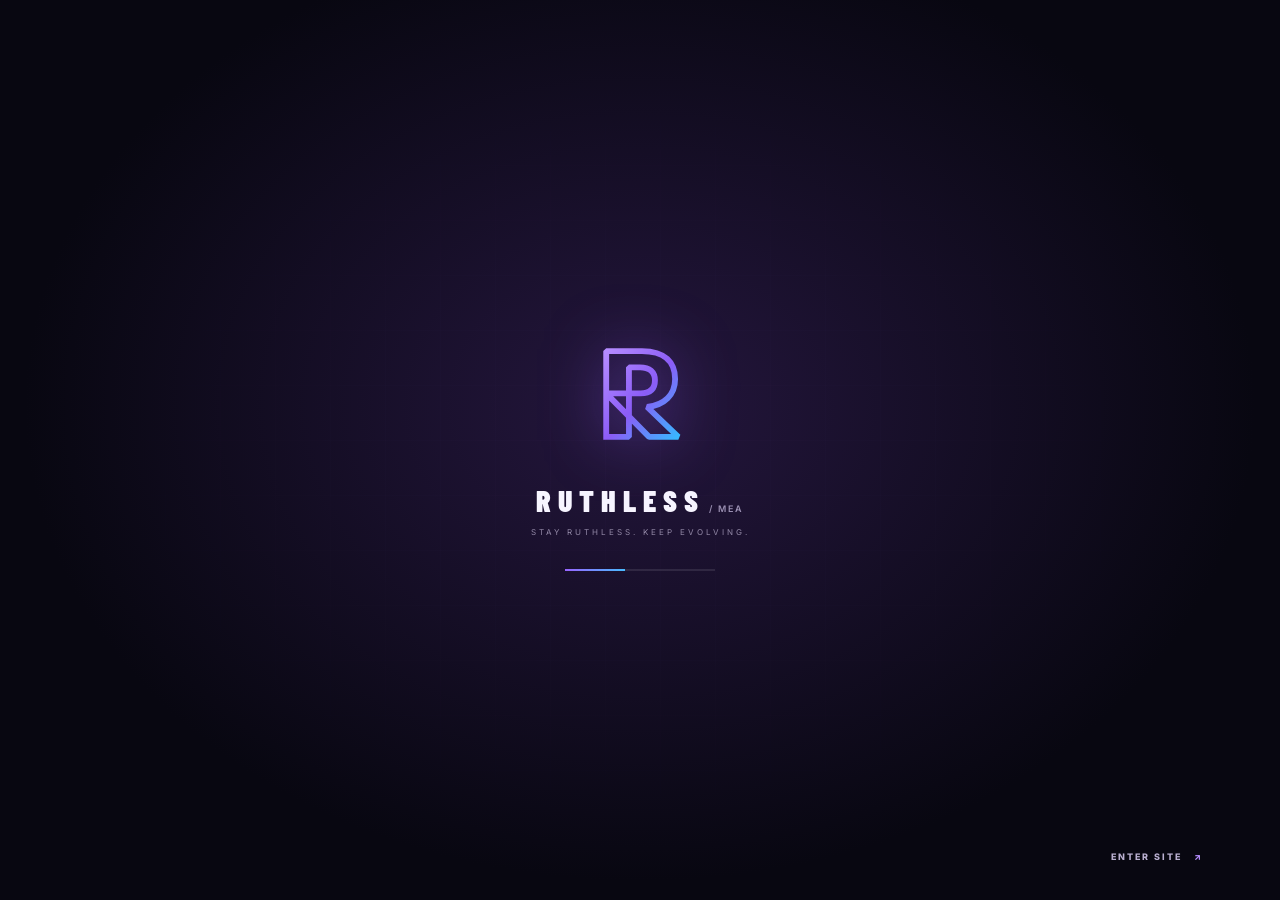
<file: index.html>
<!doctype html>
<html lang="en">
<head>
  <meta charset="utf-8">
  <meta name="viewport" content="width=device-width, initial-scale=1">
  <meta name="theme-color" content="#080711">
  <meta name="description" content="Ruthless — a Free Fire guild from the MEA region. Stay Ruthless.">
  <title>Ruthless — Stay Ruthless</title>
  <link rel="preconnect" href="https://fonts.googleapis.com">
  <link rel="preconnect" href="https://fonts.gstatic.com" crossorigin>
  <link href="https://fonts.googleapis.com/css2?family=Barlow+Condensed:wght@500;600;700;800;900&family=Inter:wght@400;500;600;700;800&display=swap" rel="stylesheet">
  <link rel="stylesheet" href="styles.css">
  <script>document.documentElement.classList.add('js');</script>
  <script src="main.js" defer></script>
</head>
<body class="intro-page">
  <main class="intro-shell" aria-label="Ruthless introduction">
    <div class="intro-grid"></div>
    <div class="intro-mark" aria-hidden="true">
      <svg viewBox="0 0 200 200" role="img">
        <defs><linearGradient id="rGradient" x1="0" y1="0" x2="1" y2="1"><stop offset="0" stop-color="#b58cff"/><stop offset=".52" stop-color="#8b5cf6"/><stop offset="1" stop-color="#37b8ff"/></linearGradient></defs>
        <path d="M48 166V34h55c36 0 51 18 51 43 0 24-16 40-43 43l48 46h-45l-66-67h53c15 0 22-7 22-20s-8-20-23-20H83v107Z" fill="none" stroke="url(#rGradient)" stroke-width="9" stroke-linecap="square" stroke-linejoin="bevel" pathLength="1" class="intro-r"/>
      </svg>
    </div>
    <p class="intro-wordmark">RUTHLESS<span> / MEA</span></p>
    <p class="intro-tagline">STAY RUTHLESS. KEEP EVOLVING.</p>
    <div class="intro-loader"><span></span></div>
    <a class="intro-skip" href="ruthlessweb2.html">ENTER SITE <span aria-hidden="true">↗</span></a>
  </main>
  <script>
    // The intro remains skippable and respects reduced-motion preferences.
    if (!window.matchMedia('(prefers-reduced-motion: reduce)').matches) {
      window.setTimeout(() => { window.location.href = 'ruthlessweb2.html'; }, 2600);
    }
  </script>
</body>
</html>
</file>
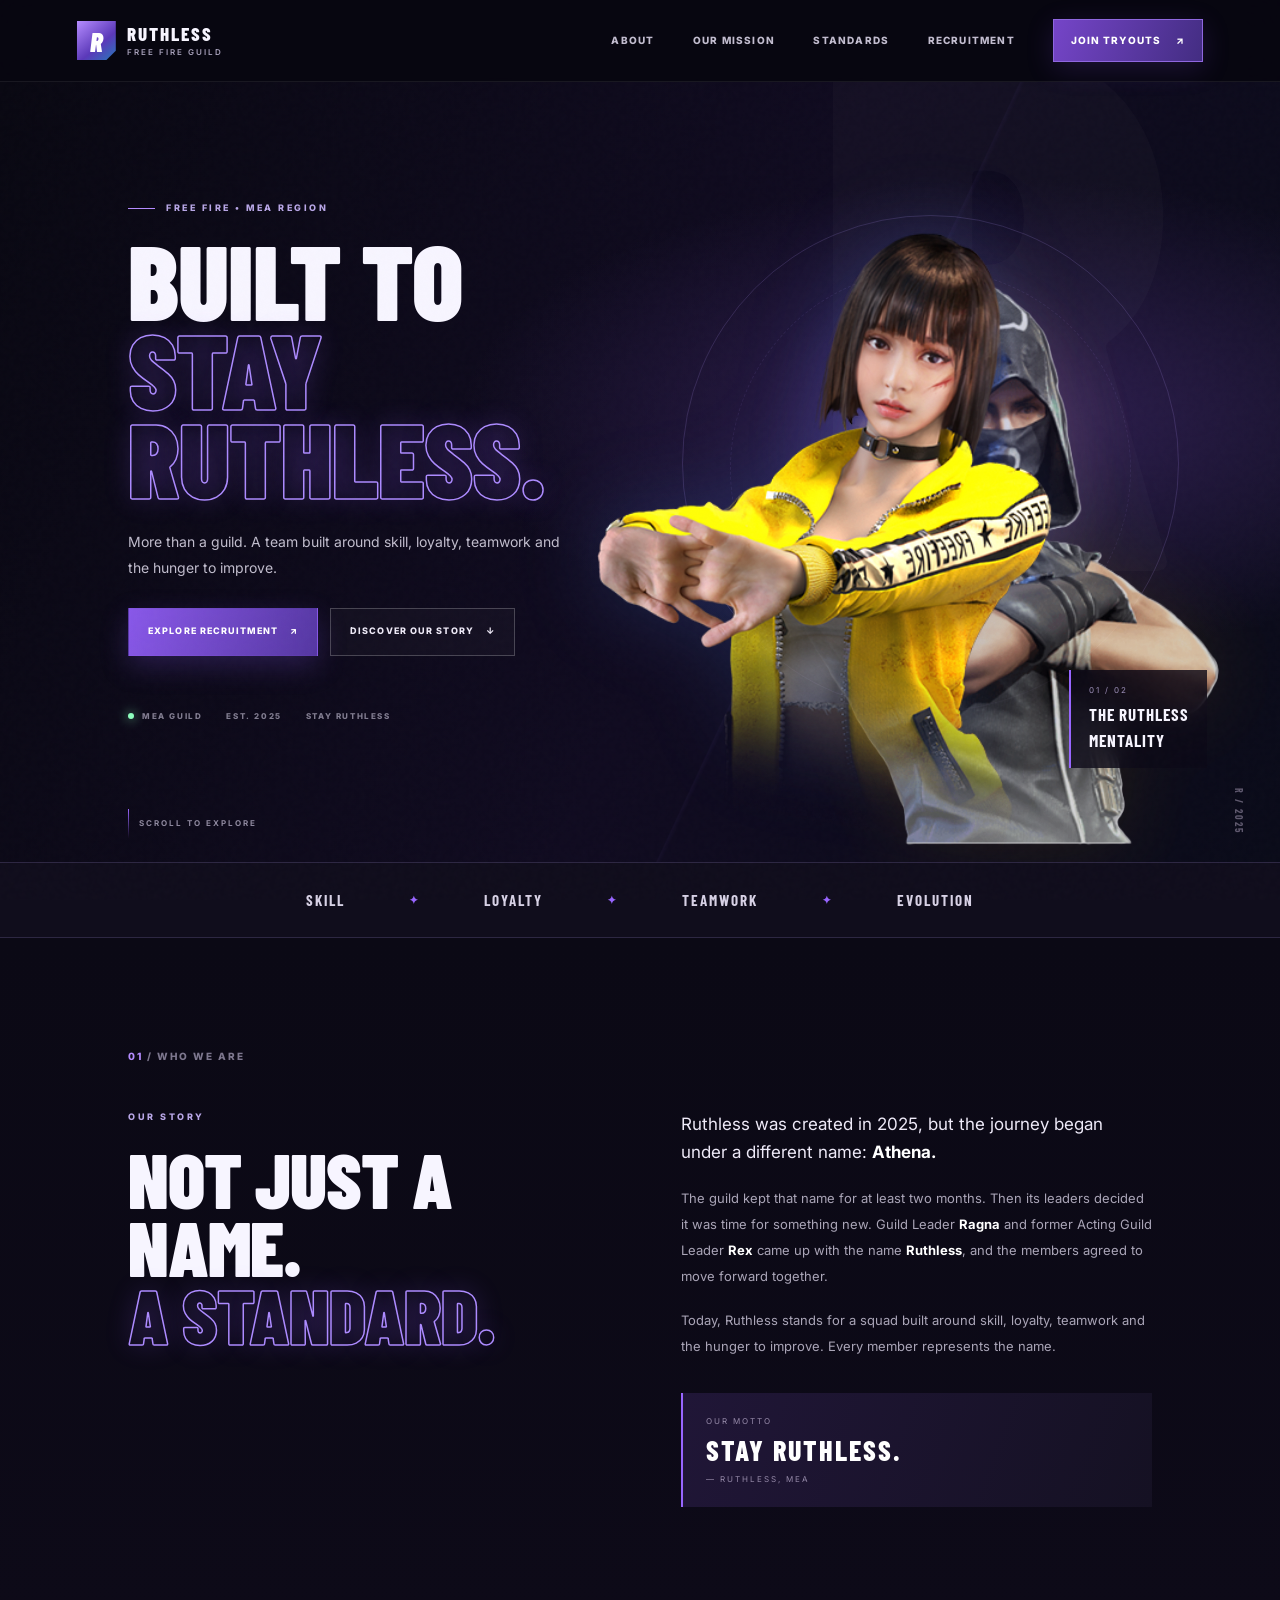
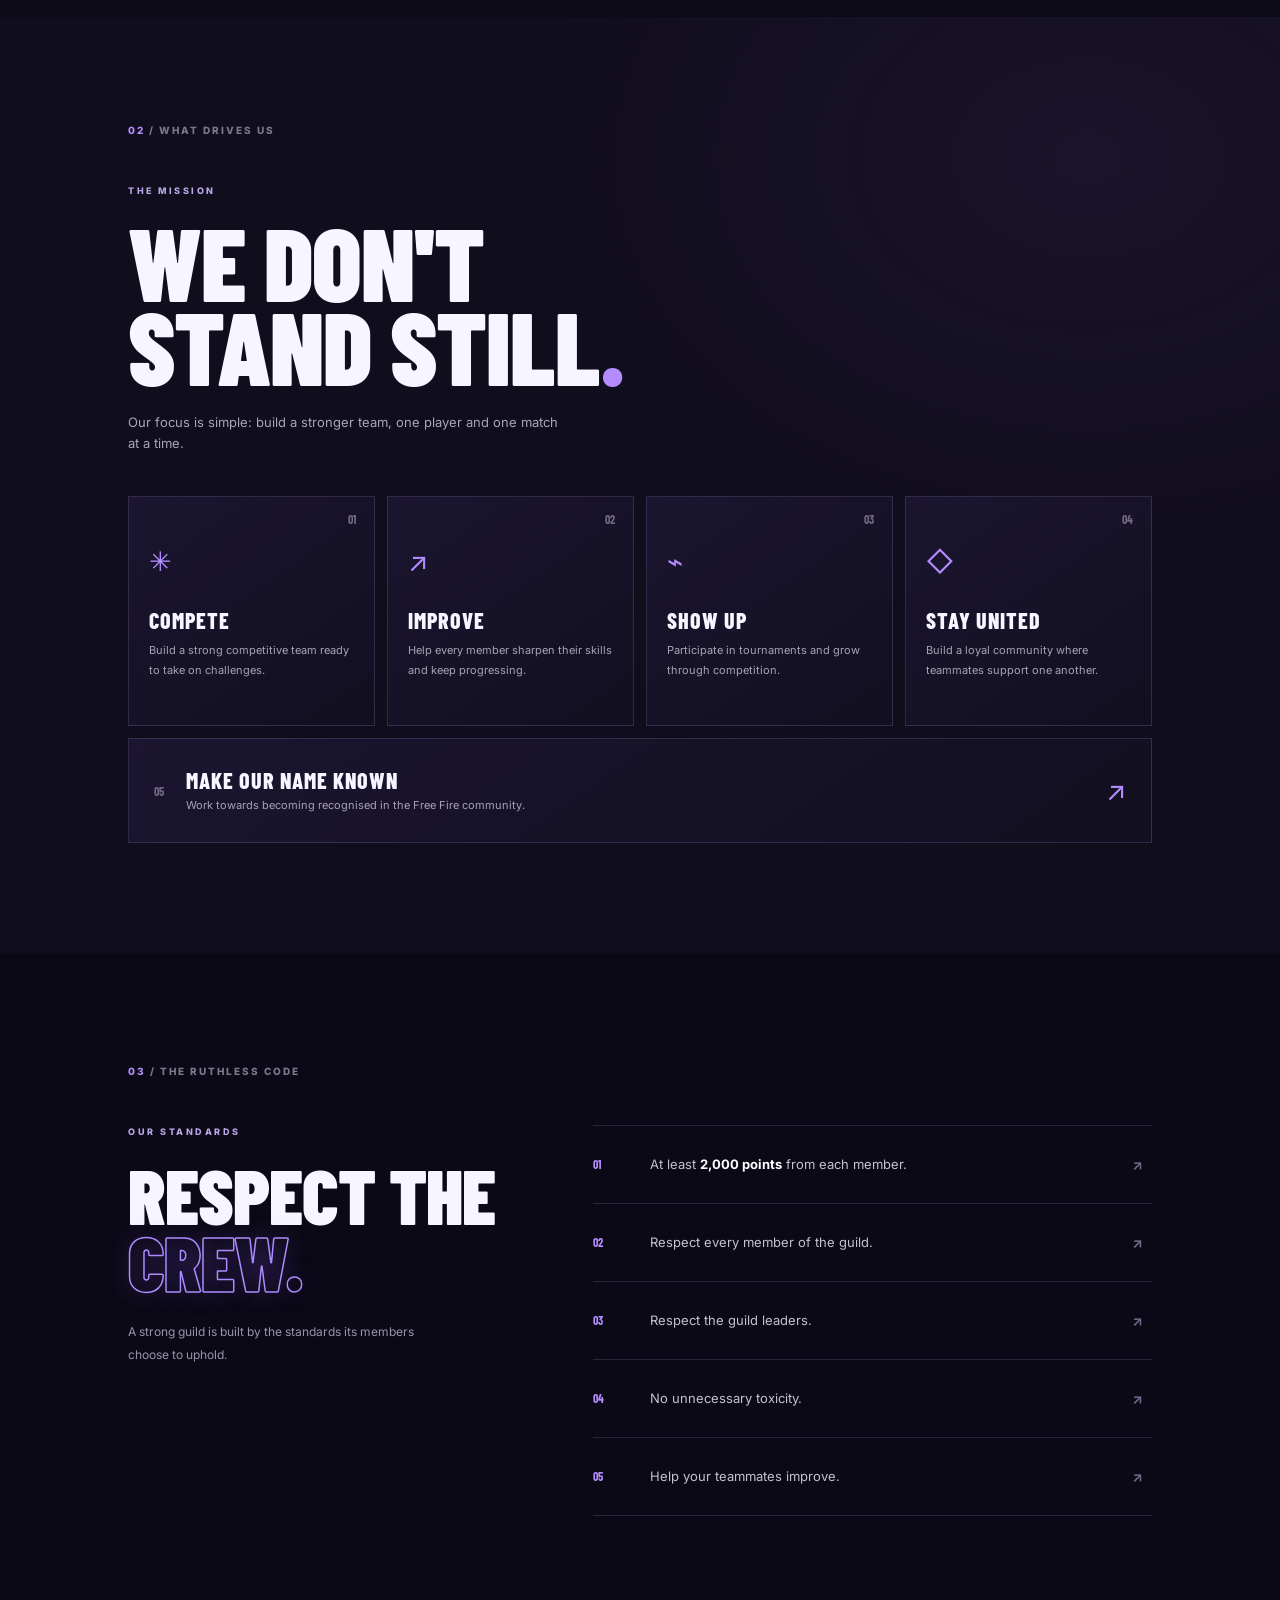
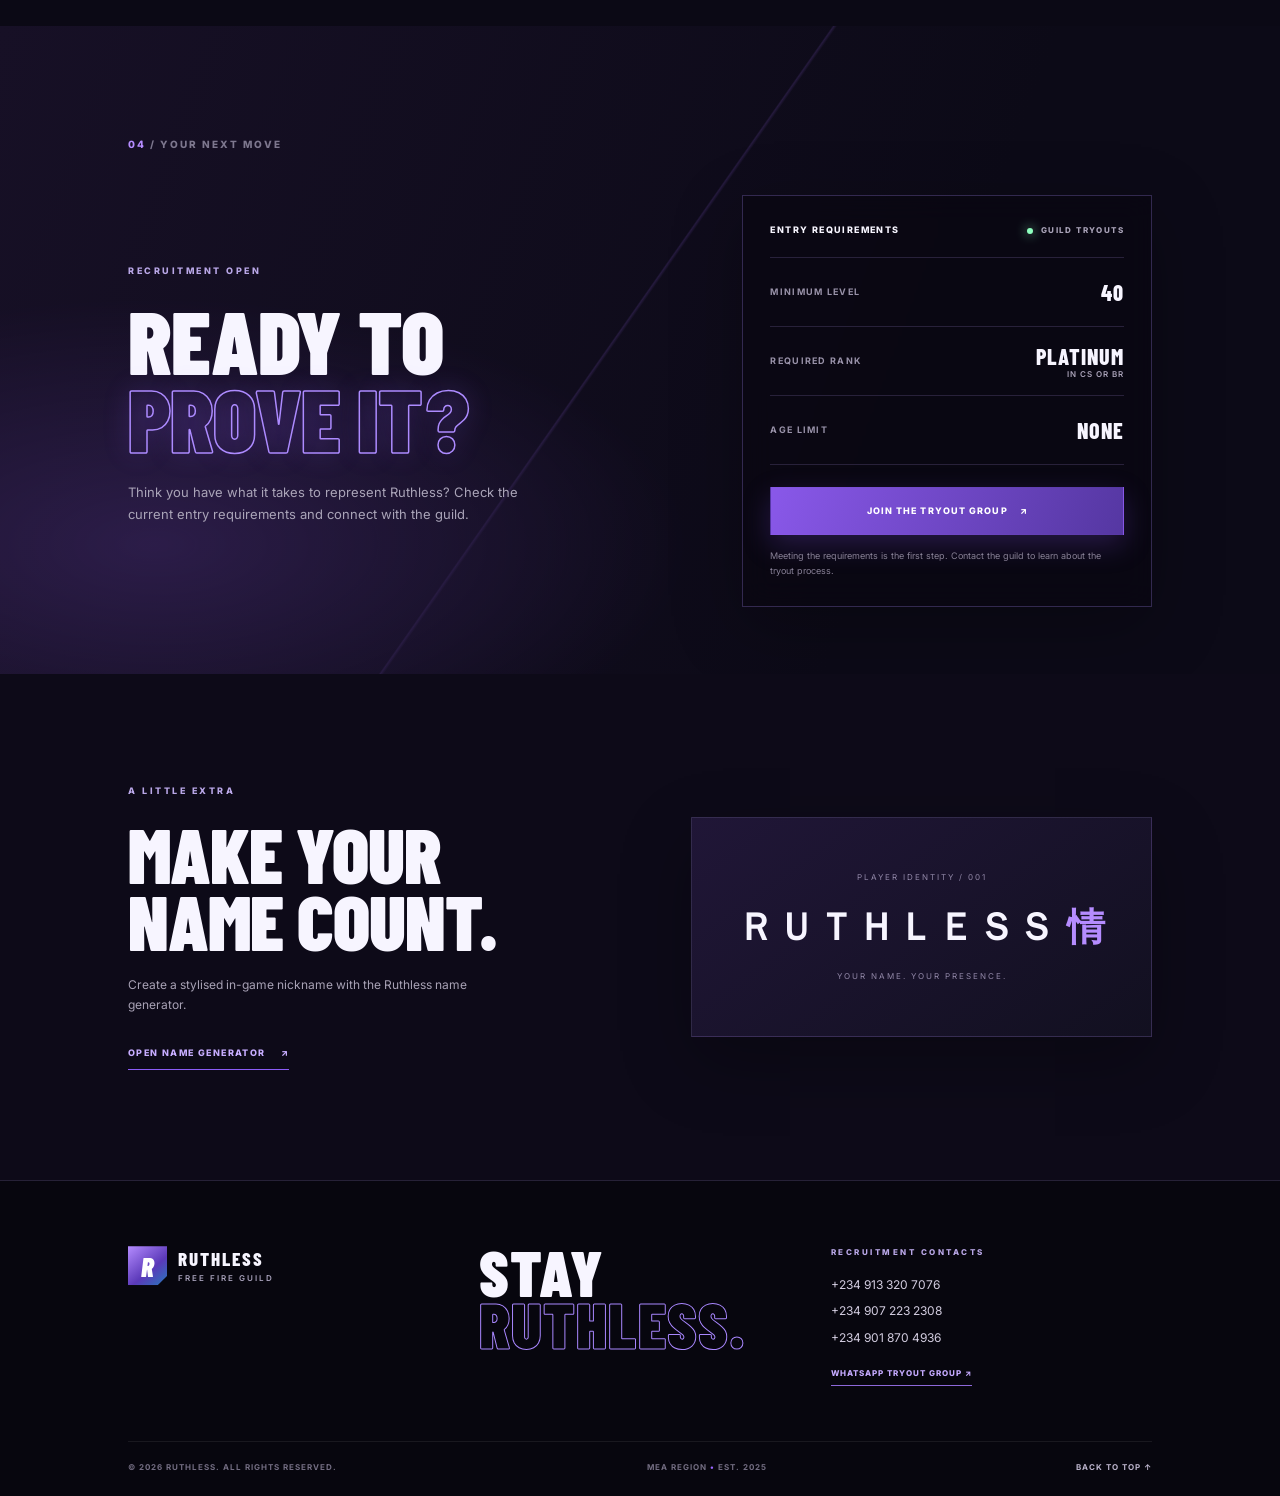
<file: ruthlessweb2.html>
<!doctype html>
<html lang="en">
<head>
  <meta charset="utf-8">
  <meta name="viewport" content="width=device-width, initial-scale=1">
  <meta name="theme-color" content="#080711">
  <meta name="description" content="Meet Ruthless, a Free Fire guild from the MEA region. Built on skill, loyalty, teamwork and the hunger to improve.">
  <title>Ruthless Guild | Stay Ruthless</title>
  <link rel="preconnect" href="https://fonts.googleapis.com">
  <link rel="preconnect" href="https://fonts.gstatic.com" crossorigin>
  <link href="https://fonts.googleapis.com/css2?family=Barlow+Condensed:wght@500;600;700;800;900&family=Inter:wght@400;500;600;700;800&display=swap" rel="stylesheet">
  <link rel="stylesheet" href="styles.css">
  <script>document.documentElement.classList.add('js');</script>
  <script src="main.js" defer></script>
</head>
<body>
  <div class="site-noise" aria-hidden="true"></div>
  <header class="site-header">
    <a class="brand" href="ruthlessweb2.html" aria-label="Ruthless home">
      <span class="brand-symbol">R</span><span class="brand-name">RUTHLESS<small>FREE FIRE GUILD</small></span>
    </a>
    <button class="menu-toggle" type="button" aria-label="Open navigation" aria-expanded="false" aria-controls="primary-nav"><span></span><span></span></button>
    <nav class="primary-nav" id="primary-nav" aria-label="Main navigation">
      <a href="#about">ABOUT</a><a href="#mission">OUR MISSION</a><a href="#standards">STANDARDS</a><a href="#recruitment">RECRUITMENT</a>
      <a class="nav-cta" href="https://chat.whatsapp.com/Jds4KnUkWjVIqSGYCprztE" target="_blank" rel="noopener noreferrer">JOIN TRYOUTS <span>↗</span></a>
    </nav>
  </header>

  <main>
    <section class="hero" id="top">
      <div class="hero-lines" aria-hidden="true"></div>
      <div class="hero-copy reveal">
        <p class="eyebrow"><span class="eyebrow-line"></span> FREE FIRE • MEA REGION</p>
        <h1>BUILT TO<br><span>STAY RUTHLESS.</span></h1>
        <p class="hero-description">More than a guild. A team built around skill, loyalty, teamwork and the hunger to improve.</p>
        <div class="hero-actions">
          <a class="button button-primary" href="#recruitment">EXPLORE RECRUITMENT <span>↗</span></a>
          <a class="button button-ghost" href="#about">DISCOVER OUR STORY <span>↓</span></a>
        </div>
        <div class="hero-meta"><span><i class="status-dot"></i> MEA GUILD</span><span>EST. 2025</span><span>STAY RUTHLESS</span></div>
      </div>
      <div class="hero-art" aria-label="Ruthless character artwork">
        <div class="art-ring art-ring-one"></div><div class="art-ring art-ring-two"></div>
        <div class="art-glow"></div>
        <img class="hero-character hero-character-back" src="assets/secondpngbackground.png" alt="Ruthless female character artwork" fetchpriority="high">
        <img class="hero-character hero-character-front" src="assets/a8605d67773e3e3c26916114d8a68549.png" alt="Ruthless hooded male character artwork" fetchpriority="high">
        <div class="art-label"><span>01 / 02</span><strong>THE RUTHLESS<br>MENTALITY</strong></div>
      </div>
      <a class="scroll-cue" href="#about"><span></span> SCROLL TO EXPLORE</a>
      <div class="hero-index" aria-hidden="true">R / 2025</div>
    </section>

    <section class="intro-strip" aria-label="Guild motto"><span>SKILL</span><b>✦</b><span>LOYALTY</span><b>✦</b><span>TEAMWORK</span><b>✦</b><span>EVOLUTION</span></section>

    <section class="section about-section" id="about">
      <div class="section-kicker reveal">01 <span> / WHO WE ARE</span></div>
      <div class="about-layout">
        <div class="section-heading reveal"><p class="eyebrow">OUR STORY</p><h2>NOT JUST A NAME.<br><span>A STANDARD.</span></h2></div>
        <div class="about-copy reveal">
          <p class="lead">Ruthless was created in 2025, but the journey began under a different name: <strong>Athena.</strong></p>
          <p>The guild kept that name for at least two months. Then its leaders decided it was time for something new. Guild Leader <strong>Ragna</strong> and former Acting Guild Leader <strong>Rex</strong> came up with the name <strong>Ruthless</strong>, and the members agreed to move forward together.</p>
          <p>Today, Ruthless stands for a squad built around skill, loyalty, teamwork and the hunger to improve. Every member represents the name.</p>
          <div class="motto-card"><span>OUR MOTTO</span><strong>STAY RUTHLESS.</strong><i>— RUTHLESS, MEA</i></div>
        </div>
      </div>
    </section>

    <section class="mission-section" id="mission">
      <div class="section mission-inner">
        <div class="section-kicker reveal">02 <span> / WHAT DRIVES US</span></div>
        <div class="mission-heading reveal"><p class="eyebrow">THE MISSION</p><h2>WE DON'T<br>STAND STILL<span>.</span></h2><p>Our focus is simple: build a stronger team, one player and one match at a time.</p></div>
        <div class="mission-grid">
          <article class="mission-card reveal"><span class="card-number">01</span><div class="card-icon">✳</div><h3>COMPETE</h3><p>Build a strong competitive team ready to take on challenges.</p></article>
          <article class="mission-card reveal"><span class="card-number">02</span><div class="card-icon">↗</div><h3>IMPROVE</h3><p>Help every member sharpen their skills and keep progressing.</p></article>
          <article class="mission-card reveal"><span class="card-number">03</span><div class="card-icon">⌁</div><h3>SHOW UP</h3><p>Participate in tournaments and grow through competition.</p></article>
          <article class="mission-card reveal"><span class="card-number">04</span><div class="card-icon">◇</div><h3>STAY UNITED</h3><p>Build a loyal community where teammates support one another.</p></article>
          <article class="mission-card mission-card-wide reveal"><span class="card-number">05</span><div><h3>MAKE OUR NAME KNOWN</h3><p>Work towards becoming recognised in the Free Fire community.</p></div><span class="wide-arrow">↗</span></article>
        </div>
      </div>
    </section>

    <section class="section standards-section" id="standards">
      <div class="section-kicker reveal">03 <span> / THE RUTHLESS CODE</span></div>
      <div class="standards-layout">
        <div class="section-heading reveal"><p class="eyebrow">OUR STANDARDS</p><h2>RESPECT THE<br><span>CREW.</span></h2><p class="heading-note">A strong guild is built by the standards its members choose to uphold.</p></div>
        <div class="rules-list reveal">
          <div class="rule-item"><span>01</span><p>At least <strong>2,000 points</strong> from each member.</p><b>↗</b></div>
          <div class="rule-item"><span>02</span><p>Respect every member of the guild.</p><b>↗</b></div>
          <div class="rule-item"><span>03</span><p>Respect the guild leaders.</p><b>↗</b></div>
          <div class="rule-item"><span>04</span><p>No unnecessary toxicity.</p><b>↗</b></div>
          <div class="rule-item"><span>05</span><p>Help your teammates improve.</p><b>↗</b></div>
        </div>
      </div>
    </section>

    <section class="recruitment-section" id="recruitment">
      <div class="recruitment-backdrop" aria-hidden="true"></div>
      <div class="section recruitment-inner">
        <div class="section-kicker reveal">04 <span> / YOUR NEXT MOVE</span></div>
        <div class="recruitment-heading reveal"><p class="eyebrow">RECRUITMENT OPEN</p><h2>READY TO<br><span>PROVE IT?</span></h2><p>Think you have what it takes to represent Ruthless? Check the current entry requirements and connect with the guild.</p></div>
        <div class="requirements-panel reveal">
          <div class="requirements-top"><span>ENTRY REQUIREMENTS</span><span class="open-indicator"><i></i> GUILD TRYOUTS</span></div>
          <div class="requirement"><span>MINIMUM LEVEL</span><strong>40</strong></div>
          <div class="requirement"><span>REQUIRED RANK</span><strong>PLATINUM <small>IN CS OR BR</small></strong></div>
          <div class="requirement"><span>AGE LIMIT</span><strong>NONE</strong></div>
          <a class="button button-primary requirements-button" href="https://chat.whatsapp.com/Jds4KnUkWjVIqSGYCprztE" target="_blank" rel="noopener noreferrer">JOIN THE TRYOUT GROUP <span>↗</span></a>
          <p class="requirements-note">Meeting the requirements is the first step. Contact the guild to learn about the tryout process.</p>
        </div>
      </div>
    </section>

    <section class="utility-section section">
      <div class="utility-copy reveal"><p class="eyebrow">A LITTLE EXTRA</p><h2>MAKE YOUR<br>NAME COUNT.</h2><p>Create a stylised in-game nickname with the Ruthless name generator.</p><a class="text-link" href="nickname.html">OPEN NAME GENERATOR <span>↗</span></a></div>
      <div class="name-preview reveal"><span>PLAYER IDENTITY / 001</span><strong>ＲＵＴＨＬＥＳＳ <em>情</em></strong><i>YOUR NAME. YOUR PRESENCE.</i></div>
    </section>
  </main>

  <footer class="site-footer">
    <div class="footer-main"><a class="brand footer-brand" href="#top"><span class="brand-symbol">R</span><span class="brand-name">RUTHLESS<small>FREE FIRE GUILD</small></span></a><div class="footer-statement">STAY<br><span>RUTHLESS.</span></div><div class="footer-contact"><p class="eyebrow">RECRUITMENT CONTACTS</p><a href="tel:+2349133207076">+234 913 320 7076</a><a href="tel:+2349072232308">+234 907 223 2308</a><a href="tel:+2349018704936">+234 901 870 4936</a><a class="footer-whatsapp" href="https://chat.whatsapp.com/Jds4KnUkWjVIqSGYCprztE" target="_blank" rel="noopener noreferrer">WHATSAPP TRYOUT GROUP ↗</a></div></div>
    <div class="footer-bottom"><span>© <span id="year">2026</span> RUTHLESS. ALL RIGHTS RESERVED.</span><span>MEA REGION <b>•</b> EST. 2025</span><a href="#top">BACK TO TOP ↑</a></div>
  </footer>
</body>
</html>
</file>
<file: styles.css>
:root{--bg:#080711;--bg-2:#0e0b1b;--panel:#131023;--panel-2:#19132b;--purple:#9865ff;--purple-bright:#b58cff;--blue:#49baff;--text:#f7f5ff;--muted:#aaa5bb;--line:rgba(190,164,255,.17);--display:'Barlow Condensed',Impact,sans-serif;--body:'Inter',Arial,sans-serif}*{box-sizing:border-box}html{scroll-behavior:smooth;scroll-padding-top:90px}body{margin:0;background:var(--bg);color:var(--text);font-family:var(--body);line-height:1.65;overflow-x:hidden}a{color:inherit;text-decoration:none}button,input{font:inherit}button,a{-webkit-tap-highlight-color:transparent}::selection{background:var(--purple);color:white}.site-noise{position:fixed;inset:0;z-index:5;pointer-events:none;opacity:.035;background-image:url("data:image/svg+xml,%3Csvg viewBox='0 0 180 180' xmlns='http://www.w3.org/2000/svg'%3E%3Cfilter id='n'%3E%3CfeTurbulence type='fractalNoise' baseFrequency='.9' numOctaves='3' stitchTiles='stitch'/%3E%3C/filter%3E%3Crect width='100%25' height='100%25' filter='url(%23n)' opacity='.5'/%3E%3C/svg%3E")}.site-header{height:82px;padding:0 clamp(22px,6vw,96px);display:flex;align-items:center;justify-content:space-between;position:sticky;top:0;z-index:20;background:rgba(8,7,17,.84);backdrop-filter:blur(18px);border-bottom:1px solid rgba(255,255,255,.07)}.brand{display:inline-flex;align-items:center;gap:11px;flex-shrink:0}.brand-symbol{width:39px;height:39px;display:grid;place-items:center;font:900 27px var(--display);font-style:italic;color:#fff;background:linear-gradient(140deg,#b58cff,#5b39b9 60%,#2878bb);clip-path:polygon(0 0,100% 0,100% 76%,76% 100%,0 100%);box-shadow:0 0 25px #8b5cf655}.brand-name{font:800 19px var(--display);letter-spacing:2px;line-height:1.05}.brand-name small{display:block;font:600 8px var(--body);letter-spacing:2px;color:#a7a1ba;margin-top:4px}.primary-nav{display:flex;align-items:center;gap:clamp(18px,3vw,42px)}.primary-nav>a:not(.nav-cta){font-size:10px;font-weight:800;letter-spacing:1.2px;color:#c2bdcf;transition:color .2s}.primary-nav>a:hover{color:white}.nav-cta{font-size:10px;font-weight:800;letter-spacing:1px;padding:12px 17px;border:1px solid #8f67df;color:white;background:linear-gradient(110deg,#7545c8,#432d82);box-shadow:0 7px 28px #7145c833}.nav-cta span,.button span{margin-left:12px}.menu-toggle{display:none;background:none;border:0;color:white}.hero{min-height:690px;min-height:min(780px,calc(100svh - 82px));position:relative;isolation:isolate;display:flex;align-items:center;padding:70px clamp(22px,10vw,150px);overflow:hidden;background:radial-gradient(ellipse at 78% 43%,#302052 0,transparent 38%),linear-gradient(112deg,#090812 0%,#100b20 55%,#0a0b19 100%)}.hero:before{content:'R';position:absolute;right:8%;top:-23%;font:900 clamp(420px,58vw,850px)/1 var(--display);color:rgba(255,255,255,.018);z-index:-1}.hero-lines{position:absolute;inset:0;opacity:.2;background:linear-gradient(115deg,transparent 0 62%,rgba(160,124,255,.2) 62.1%,transparent 62.4%),linear-gradient(0deg,transparent 0 95%,rgba(255,255,255,.08) 95.1%,transparent 95.3%);background-size:100% 100%,100% 75px;pointer-events:none}.hero-copy{position:relative;z-index:3;width:min(600px,58%);padding-bottom:20px}.eyebrow{display:flex;align-items:center;gap:11px;font-size:9px;font-weight:800;letter-spacing:2.5px;color:#b9a7e7;margin:0 0 18px}.eyebrow-line{width:27px;height:1px;background:var(--purple-bright);display:inline-block}.hero h1,.section-heading h2,.mission-heading h2,.recruitment-heading h2,.utility-copy h2,.generator-card h1{font:900 clamp(66px,8.3vw,116px)/.84 var(--display);letter-spacing:-1px;margin:0;text-transform:uppercase}.hero h1 span,.section-heading h2 span,.recruitment-heading h2 span,.generator-card h1 span{color:transparent;-webkit-text-stroke:1.5px #ad8bff;text-shadow:0 0 28px #8b5cf633}.hero-description{max-width:440px;color:#c1bdcd;font-size:14px;line-height:1.9;margin:27px 0 26px}.hero-actions{display:flex;flex-wrap:wrap;gap:12px}.button{min-height:48px;display:inline-flex;align-items:center;justify-content:center;padding:0 19px;border:1px solid transparent;font-size:9px;font-weight:800;letter-spacing:1.1px;cursor:pointer;transition:transform .25s,box-shadow .25s,background .25s,border-color .25s}.button:hover{transform:translateY(-3px)}.button-primary{background:linear-gradient(110deg,#8958e9,#5537a2);color:#fff;box-shadow:0 10px 28px #754bd344}.button-primary:hover{box-shadow:0 12px 32px #9569ff66}.button-ghost{border-color:rgba(255,255,255,.22);color:#eeeaf7;background:rgba(255,255,255,.025)}.button-ghost:hover{border-color:#ad8bff;background:#ffffff0b}.hero-meta{display:flex;gap:24px;flex-wrap:wrap;margin-top:54px;color:#827d91;font-size:8px;font-weight:800;letter-spacing:1.6px}.hero-meta span{display:flex;align-items:center;gap:8px}.status-dot,.open-indicator i{width:6px;height:6px;border-radius:50%;background:#8effbf;box-shadow:0 0 12px #8effbf;display:inline-block}.hero-art{position:absolute;right:3%;top:0;bottom:0;width:54%;z-index:1;pointer-events:none}.hero-character{position:absolute;bottom:-3%;height:94%;width:auto;max-width:70%;object-fit:contain;object-position:bottom;filter:drop-shadow(0 20px 40px #0009)}.hero-character-back{right:1%;height:80%;opacity:.83;filter:drop-shadow(0 0 40px #e2b40022)}.hero-character-front{right:25%;height:96%;z-index:2;filter:drop-shadow(0 0 42px #5c8dff35)}.art-glow{position:absolute;width:55%;aspect-ratio:1;border-radius:50%;right:16%;top:22%;background:radial-gradient(circle,#8457d64d,transparent 68%);filter:blur(12px)}.art-ring{position:absolute;border:1px solid #b99aff2b;border-radius:50%;aspect-ratio:1;right:9%;top:17%;width:72%}.art-ring-two{width:58%;right:16%;top:24%;border-style:dashed;opacity:.55}.art-label{position:absolute;right:5%;bottom:12%;z-index:4;padding:14px 18px;border-left:2px solid var(--purple);background:#0c0a18c9;backdrop-filter:blur(12px)}.art-label span{display:block;color:#9e91bb;font-size:8px;letter-spacing:2px;margin-bottom:4px}.art-label strong{font:700 17px/1.1 var(--display);letter-spacing:1px}.scroll-cue{position:absolute;bottom:24px;left:clamp(22px,10vw,150px);display:flex;align-items:center;gap:10px;color:#8f899f;font-size:8px;letter-spacing:2px;font-weight:700}.scroll-cue span{height:29px;width:1px;background:linear-gradient(var(--purple),transparent)}.hero-index{position:absolute;right:35px;bottom:28px;color:#5e586d;font:700 10px var(--display);letter-spacing:2px;writing-mode:vertical-rl}.intro-strip{min-height:76px;display:flex;justify-content:center;align-items:center;gap:clamp(18px,5vw,75px);padding:18px 20px;background:#100d1c;border-top:1px solid var(--line);border-bottom:1px solid var(--line);font:700 15px var(--display);letter-spacing:2px;color:#d7d1e5}.intro-strip b{font-size:11px;color:var(--purple)}.section{padding:110px clamp(22px,10vw,150px)}.section-kicker{font-size:10px;font-weight:800;letter-spacing:2px;color:var(--purple-bright);margin-bottom:45px}.section-kicker span{color:#7d778e}.about-section{background:linear-gradient(180deg,#0b0915,#0d0a18)}.about-layout{display:grid;grid-template-columns:1fr 1fr;gap:8%;align-items:start}.section-heading .eyebrow,.mission-heading .eyebrow,.recruitment-heading .eyebrow,.utility-copy .eyebrow{margin-bottom:21px}.section-heading h2,.recruitment-heading h2,.utility-copy h2{font-size:clamp(55px,6vw,82px);line-height:.88}.about-copy{max-width:560px;color:#aaa5b7;font-size:13px;line-height:2}.about-copy p{margin:0 0 18px}.about-copy .lead{font-size:17px;line-height:1.7;color:#eeeaf8}.about-copy strong{color:white}.motto-card{margin-top:34px;padding:20px 23px;background:linear-gradient(110deg,#201637,#151123);border-left:2px solid var(--purple)}.motto-card span,.motto-card i{display:block;color:#968aa9;font-size:8px;letter-spacing:2px;font-style:normal}.motto-card strong{display:block;font:800 28px var(--display);letter-spacing:2px;color:#fff;margin:4px 0}.mission-section{background:radial-gradient(ellipse at 85% 15%,#30204b55,transparent 38%),#100d1c}.mission-inner{padding-top:105px;padding-bottom:110px}.mission-heading{max-width:650px}.mission-heading h2{font:900 clamp(65px,8vw,104px)/.82 var(--display);letter-spacing:-1px}.mission-heading h2 span{color:var(--purple-bright)}.mission-heading>p:last-child{max-width:440px;color:#aaa4b9;font-size:13px;margin:24px 0 42px}.mission-grid{display:grid;grid-template-columns:repeat(4,1fr);gap:12px}.mission-card{min-height:230px;padding:23px 20px;background:linear-gradient(145deg,#1b1530,#120f20);border:1px solid var(--line);position:relative;transition:transform .25s,border-color .25s}.mission-card:hover{transform:translateY(-5px);border-color:#9865ff80}.card-number{position:absolute;right:18px;top:15px;color:#716786;font:700 12px var(--display)}.card-icon{font-size:27px;color:var(--purple-bright);margin:20px 0 22px}.mission-card h3{font:800 22px var(--display);letter-spacing:1px;margin:0 0 8px}.mission-card p{font-size:11px;line-height:1.8;color:#a8a2b6;margin:0}.mission-card-wide{grid-column:span 4;min-height:105px;display:flex;align-items:center;justify-content:space-between;padding:22px 25px}.mission-card-wide .card-number{position:static;margin-right:22px}.mission-card-wide>div{flex:1}.mission-card-wide h3{margin:0 0 3px}.mission-card-wide p{margin:0}.wide-arrow{font-size:27px;color:var(--purple-bright)}.standards-section{background:#0b0915}.standards-layout{display:grid;grid-template-columns:.8fr 1.2fr;gap:9%;align-items:start}.heading-note{max-width:300px;color:#9993a9;font-size:12px;margin-top:25px;line-height:1.9}.rules-list{border-top:1px solid var(--line)}.rule-item{min-height:78px;display:grid;grid-template-columns:45px 1fr 20px;align-items:center;gap:12px;border-bottom:1px solid var(--line);transition:padding .2s}.rule-item:hover{padding-left:9px}.rule-item>span{font:700 12px var(--display);color:var(--purple-bright)}.rule-item p{font-size:13px;color:#c6c1d1;margin:0}.rule-item strong{color:white}.rule-item>b{color:#706889;font-size:14px}.recruitment-section{position:relative;overflow:hidden;background:linear-gradient(110deg,#171026,#0c0a17 70%)}.recruitment-backdrop{position:absolute;inset:0;opacity:.25;background:radial-gradient(ellipse at 12% 80%,#7549bf 0,transparent 34%),linear-gradient(125deg,transparent 48%,#6846a5 48.1%,transparent 48.3%)}.recruitment-inner{position:relative;display:grid;grid-template-columns:1fr .8fr;gap:10%;align-items:center}.recruitment-inner .section-kicker{grid-column:1/-1;margin-bottom:0}.recruitment-heading h2{font-size:clamp(65px,7vw,95px)}.recruitment-heading>p:last-child{max-width:430px;color:#aaa4b8;font-size:13px;margin-top:25px}.requirements-panel{padding:27px;background:rgba(9,7,17,.68);border:1px solid #a98aff42;box-shadow:0 20px 65px #0004;backdrop-filter:blur(14px)}.requirements-top{display:flex;justify-content:space-between;gap:10px;align-items:center;padding-bottom:19px;border-bottom:1px solid var(--line);font-size:9px;font-weight:800;letter-spacing:1.4px}.open-indicator{font-size:8px;color:#a8a2b7;display:flex;align-items:center;gap:8px}.requirement{min-height:69px;display:flex;justify-content:space-between;align-items:center;gap:12px;border-bottom:1px solid var(--line)}.requirement>span{font-size:9px;font-weight:700;letter-spacing:1.3px;color:#9992a9}.requirement strong{font:800 22px var(--display);letter-spacing:1px;text-align:right}.requirement strong small{display:block;font:600 8px var(--body);color:#aaa3b9;letter-spacing:1px}.requirements-button{width:100%;margin-top:22px}.requirements-note{font-size:9px;line-height:1.7;color:#888196;margin:13px 0 0}.utility-section{display:grid;grid-template-columns:1fr 1fr;gap:10%;align-items:center;background:#0d0a18}.utility-copy h2{font-size:clamp(55px,6vw,78px)}.utility-copy>p:not(.eyebrow){font-size:12px;color:#a8a2b5;max-width:350px;margin:20px 0}.text-link{display:inline-block;margin-top:12px;color:#c7adff;font-size:9px;font-weight:800;letter-spacing:1.4px;border-bottom:1px solid #8b5cf6;padding-bottom:8px}.text-link span{margin-left:12px}.name-preview{min-height:220px;display:flex;flex-direction:column;justify-content:center;align-items:center;gap:17px;background:linear-gradient(145deg,#201637,#121020);border:1px solid var(--line);box-shadow:0 25px 65px #0004;transform:rotate(1.5deg)}.name-preview>span,.name-preview>i{font-size:8px;letter-spacing:2px;color:#9288a8;font-style:normal}.name-preview strong{font:800 clamp(23px,3vw,38px) var(--display);letter-spacing:2px}.name-preview em{font-style:normal;color:var(--purple-bright)}.site-footer{padding:65px clamp(22px,10vw,150px) 22px;background:#07060e;border-top:1px solid var(--line)}.footer-main{display:grid;grid-template-columns:1fr 1fr 1fr;gap:30px;align-items:start;padding-bottom:55px}.footer-statement{font:900 clamp(40px,5vw,65px)/.8 var(--display);letter-spacing:1px}.footer-statement span{color:transparent;-webkit-text-stroke:1px #a987ff}.footer-contact{display:flex;flex-direction:column;align-items:flex-start;gap:7px}.footer-contact .eyebrow{margin-bottom:8px;font-size:8px}.footer-contact>a:not(.footer-whatsapp){font-size:12px;color:#d2ccdf}.footer-whatsapp{margin-top:12px;font-size:8px;font-weight:800;letter-spacing:1px;color:#c5aaff;border-bottom:1px solid #8d68d9;padding-bottom:5px}.footer-bottom{display:flex;justify-content:space-between;gap:15px;flex-wrap:wrap;border-top:1px solid #ffffff12;padding-top:19px;color:#746e83;font-size:8px;font-weight:700;letter-spacing:1px}.footer-bottom b{color:var(--purple)}.footer-bottom a{color:#bcb4cc}.js .reveal{opacity:0;transform:translateY(22px);transition:opacity .7s ease,transform .7s ease}.js .reveal.is-visible{opacity:1;transform:translateY(0)}
/* Intro screen */
.intro-page{min-height:100svh;overflow:hidden;background:radial-gradient(ellipse at 50% 45%,#24163d,#080711 68%)}.intro-shell{min-height:100svh;display:flex;flex-direction:column;align-items:center;justify-content:center;position:relative;isolation:isolate}.intro-grid{position:absolute;inset:0;z-index:-1;opacity:.18;background-image:linear-gradient(#9c7ce31c 1px,transparent 1px),linear-gradient(90deg,#9c7ce31c 1px,transparent 1px);background-size:55px 55px;mask-image:radial-gradient(ellipse at center,#000,transparent 70%)}.intro-mark{width:130px;filter:drop-shadow(0 0 28px #8b5cf688);animation:markFloat 3s ease-in-out infinite}.intro-mark svg{width:100%;display:block}.intro-r{stroke-dasharray:1;stroke-dashoffset:1;animation:drawR 1.8s ease forwards}.intro-wordmark{font:900 30px var(--display);letter-spacing:7px;margin:23px 0 0}.intro-wordmark span{font:600 9px var(--body);letter-spacing:2px;color:#9c91b4}.intro-tagline{font-size:8px;letter-spacing:3px;color:#9389a7;margin:8px 0 30px}.intro-loader{height:2px;width:150px;background:#ffffff19;overflow:hidden}.intro-loader span{display:block;height:100%;width:40%;background:linear-gradient(90deg,var(--purple),var(--blue));animation:loading 2.4s ease-in-out infinite}.intro-skip{position:absolute;bottom:35px;right:clamp(20px,6vw,80px);font-size:9px;font-weight:800;letter-spacing:2px;color:#b9afd0}.intro-skip span{color:var(--purple-bright);margin-left:8px}@keyframes drawR{to{stroke-dashoffset:0}}@keyframes loading{from{transform:translateX(-110%)}to{transform:translateX(370%)}}@keyframes markFloat{50%{transform:translateY(-7px)}}
/* Nickname generator */
.generator-page{min-height:100svh;background:#080711;position:relative;isolation:isolate}.generator-page #bg-video{position:fixed;inset:0;width:100%;height:100%;object-fit:cover;object-position:center 30%;z-index:-2;background:#080711}.generator-page #bg-video.video-unavailable{display:none}.video-overlay{position:fixed;inset:0;z-index:-1;background:linear-gradient(115deg,rgba(7,6,15,.94),rgba(12,8,25,.78)),radial-gradient(ellipse at 75% 35%,#59378b66,transparent 50%)}.generator-header{height:82px;padding:0 clamp(22px,6vw,96px);display:flex;align-items:center;justify-content:space-between;border-bottom:1px solid #ffffff14;background:#0807118c;backdrop-filter:blur(15px)}.back-link{font-size:9px;font-weight:800;letter-spacing:1.4px;color:#c2b5df}.generator-main{min-height:calc(100svh - 82px);display:grid;place-items:center;padding:55px 20px}.generator-card{width:min(100%,620px);padding:clamp(25px,5vw,52px);background:rgba(12,9,23,.82);border:1px solid #b18aff3b;box-shadow:0 25px 90px #0008;backdrop-filter:blur(18px)}.generator-card h1{font-size:clamp(54px,8vw,82px);line-height:.9}.generator-description{max-width:460px;color:#aaa3b8;font-size:12px;line-height:1.9;margin:22px 0 31px}.field-label{display:block;font-size:9px;font-weight:800;letter-spacing:1.6px;color:#d2c8e8;margin-bottom:9px}.generator-input-wrap{position:relative}.generator-input-wrap input{width:100%;height:54px;padding:0 80px 0 16px;background:#ffffff0b;border:1px solid #ffffff20;color:white;outline:none;border-radius:0;font-size:14px;transition:border-color .2s,box-shadow .2s}.generator-input-wrap input:focus{border-color:#a77bff;box-shadow:0 0 0 3px #9865ff20}.generator-input-wrap input::placeholder{color:#797286}.input-count{position:absolute;right:14px;top:50%;transform:translateY(-50%);font-size:9px;color:#888196}.input-hint{font-size:9px;color:#837c93;margin:8px 0 0}.generate-button{width:100%;margin-top:20px}.result-panel{margin-top:27px;padding:19px;background:linear-gradient(135deg,#201735,#151122);border:1px solid #a987ff30}.result-heading{display:flex;justify-content:space-between;gap:10px;font-size:8px;font-weight:800;letter-spacing:1.4px;color:#aaa0bd}.result-status{color:#8f81a9}.result-value{min-height:60px;display:flex;align-items:center;justify-content:center;text-align:center;overflow-wrap:anywhere;font:800 clamp(24px,5vw,37px) var(--display);letter-spacing:1px;color:#fff;padding:14px 0}.result-actions{display:flex;justify-content:space-between;align-items:center;border-top:1px solid #ffffff12;padding-top:14px}.button-copy{min-height:37px;padding:0 13px;background:#ffffff12;color:white;border-color:#ffffff20}.button-copy:disabled{opacity:.4;cursor:not-allowed}.reset-button{border:0;background:none;color:#aaa0bd;font-size:9px;font-weight:800;letter-spacing:1px;cursor:pointer}.reset-button:hover{color:white}.generator-footnote{text-align:center;color:#756d86;font-size:8px;letter-spacing:2px;margin:24px 0 0}
@media(max-width:900px){.primary-nav{gap:16px}.primary-nav>a:not(.nav-cta){font-size:9px}.hero{padding-left:7vw;padding-right:5vw}.hero-art{right:-7%;width:60%}.hero-character-front{right:22%}.mission-grid{grid-template-columns:repeat(2,1fr)}.mission-card-wide{grid-column:span 2}.section{padding-left:7vw;padding-right:7vw}.recruitment-inner{gap:6%}.site-footer{padding-left:7vw;padding-right:7vw}}
@media(max-width:680px){html{scroll-padding-top:70px}.site-header{height:70px;padding:0 20px}.menu-toggle{display:flex;width:42px;height:42px;flex-direction:column;align-items:center;justify-content:center;gap:6px;border:1px solid #ffffff20}.menu-toggle span{width:17px;height:1px;background:white;transition:transform .2s}.menu-toggle[aria-expanded=true] span:first-child{transform:translateY(3.5px) rotate(45deg)}.menu-toggle[aria-expanded=true] span:last-child{transform:translateY(-3.5px) rotate(-45deg)}.primary-nav{position:absolute;top:70px;left:0;right:0;padding:15px 20px 22px;display:none;flex-direction:column;align-items:stretch;gap:0;background:#0b0915f7;border-bottom:1px solid var(--line)}.primary-nav.is-open{display:flex}.primary-nav>a:not(.nav-cta){padding:13px 4px;border-bottom:1px solid #ffffff10;font-size:10px}.nav-cta{margin-top:14px;text-align:center}.hero{min-height:800px;min-height:calc(100svh - 70px);align-items:flex-start;padding:75px 23px 100px}.hero-copy{width:100%;padding:0}.hero h1{font-size:clamp(65px,15vw,95px)}.hero-description{font-size:12px;max-width:360px;margin:22px 0}.hero-art{width:100%;height:55%;top:auto;bottom:0;right:-4%;opacity:.78}.hero-character{height:100%;max-width:64%}.hero-character-front{right:32%;height:108%}.hero-character-back{right:0;height:90%}.art-ring{width:70%;right:7%;top:12%}.art-ring-two{width:55%;right:14%;top:20%}.art-label{right:3%;bottom:8%;padding:10px 12px}.art-label strong{font-size:13px}.hero-meta{margin-top:32px;gap:13px;font-size:7px}.scroll-cue{left:23px;bottom:19px}.hero-index{right:15px;bottom:20px}.intro-strip{gap:12px;flex-wrap:wrap;font-size:12px;min-height:65px}.intro-strip b{font-size:8px}.section{padding:78px 23px}.section-kicker{margin-bottom:32px}.about-layout,.standards-layout,.recruitment-inner,.utility-section{grid-template-columns:1fr;gap:36px}.section-heading h2,.recruitment-heading h2,.utility-copy h2{font-size:clamp(58px,13vw,78px)}.about-copy{font-size:12px}.about-copy .lead{font-size:15px}.mission-inner{padding-top:78px;padding-bottom:78px}.mission-heading h2{font-size:clamp(70px,16vw,94px)}.mission-grid{gap:9px}.mission-card{min-height:205px;padding:17px 14px}.mission-card h3{font-size:19px}.mission-card p{font-size:10px}.mission-card-wide{min-height:115px;padding:17px}.mission-card-wide .card-number{margin-right:12px}.mission-card-wide h3{font-size:17px}.mission-card-wide p{font-size:10px}.standards-layout{gap:30px}.rule-item{min-height:70px;grid-template-columns:30px 1fr 16px}.rule-item p{font-size:11px}.recruitment-inner{gap:32px}.recruitment-inner .section-kicker{grid-column:auto}.requirements-panel{padding:20px}.requirement strong{font-size:19px}.utility-section{gap:28px}.name-preview{min-height:175px}.footer-main{grid-template-columns:1fr 1fr;gap:35px 18px}.footer-statement{grid-column:1/-1;grid-row:2;font-size:55px}.footer-contact{grid-column:1/-1;grid-row:3}.site-footer{padding:50px 23px 20px}.footer-bottom{font-size:7px}.generator-header{height:70px;padding:0 20px}.generator-main{min-height:calc(100svh - 70px);padding:30px 15px}.generator-card{padding:25px 20px}.generator-card h1{font-size:clamp(52px,13vw,72px)}.generator-description{font-size:11px}.back-link{font-size:8px}}
@media(max-width:380px){.hero h1{font-size:59px}.hero-actions .button{width:100%}.mission-grid{grid-template-columns:1fr}.mission-card{min-height:165px}.mission-card-wide{grid-column:span 1}.intro-strip{font-size:10px}.footer-main{grid-template-columns:1fr}.footer-statement,.footer-contact{grid-column:auto;grid-row:auto}}
@media(prefers-reduced-motion:reduce){*,*::before,*::after{scroll-behavior:auto!important;animation-duration:.01ms!important;animation-iteration-count:1!important;transition-duration:.01ms!important}.js .reveal{opacity:1;transform:none}}
</file>
